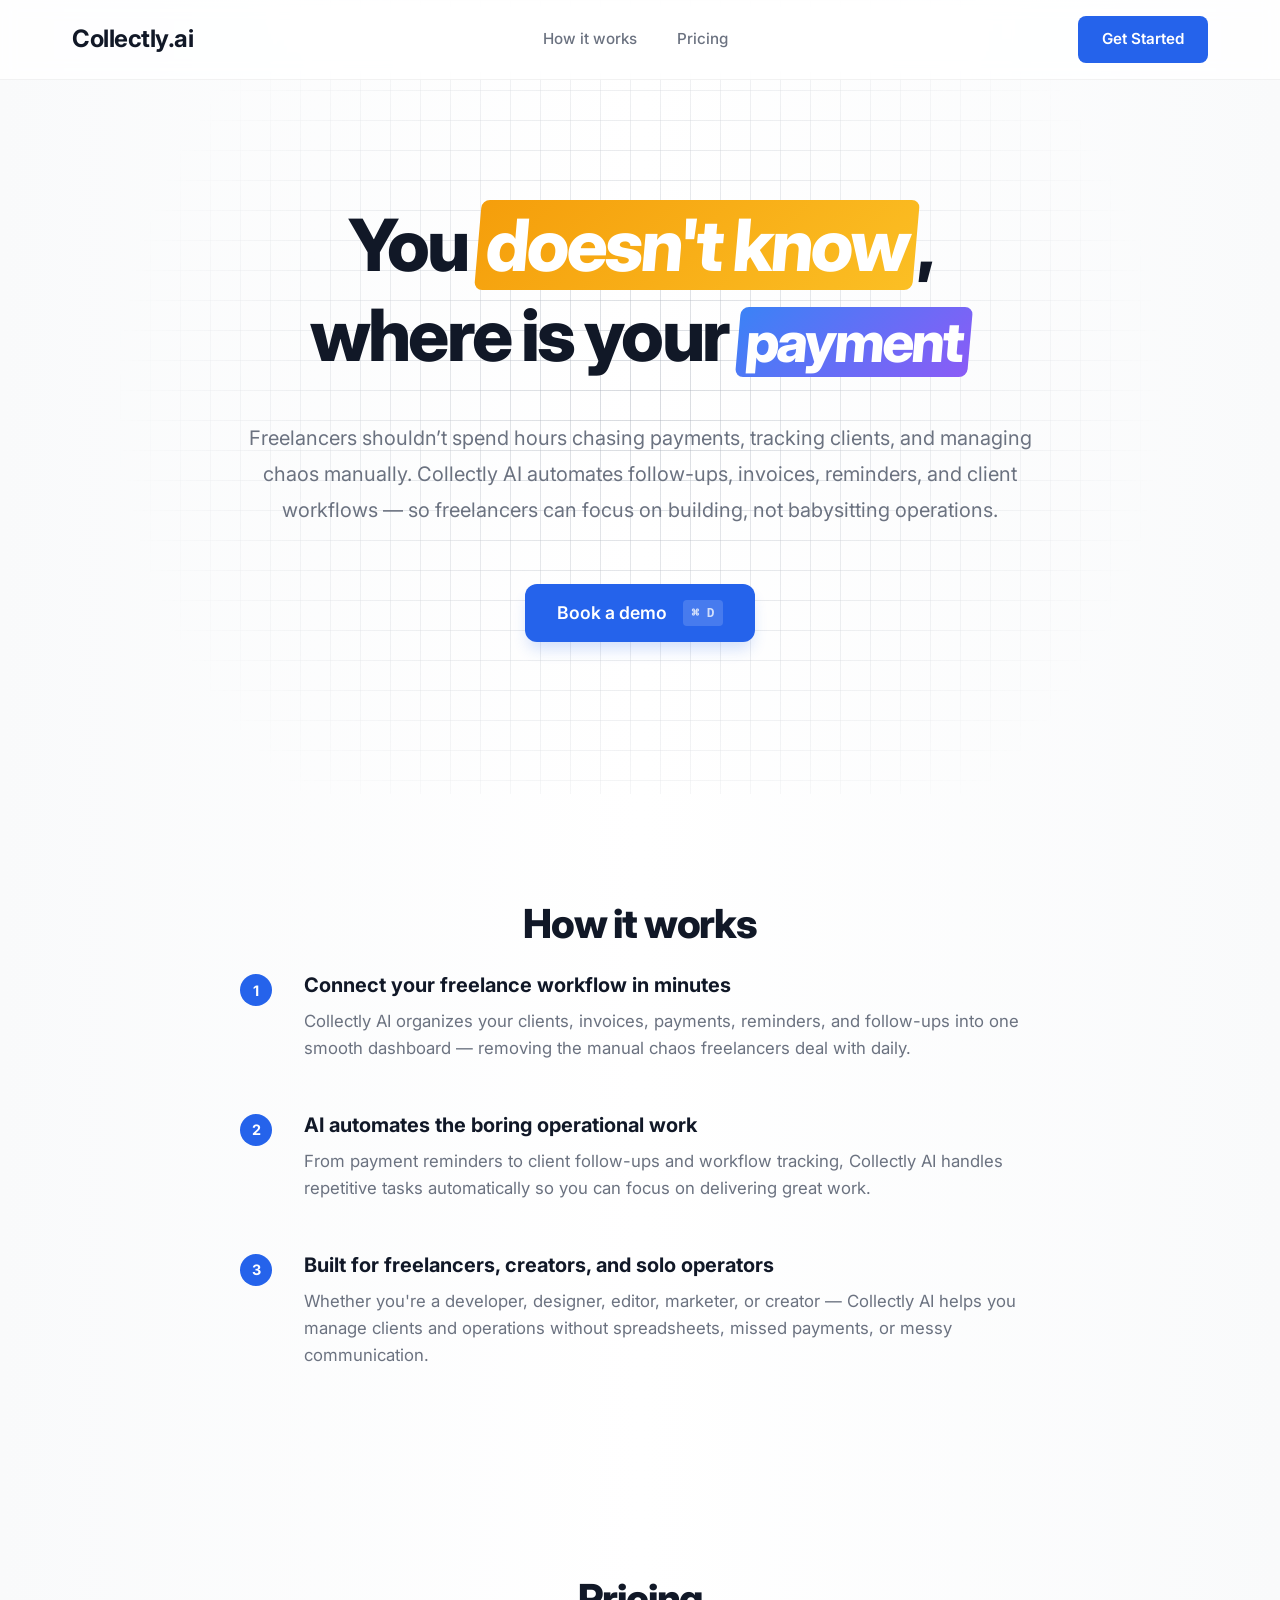
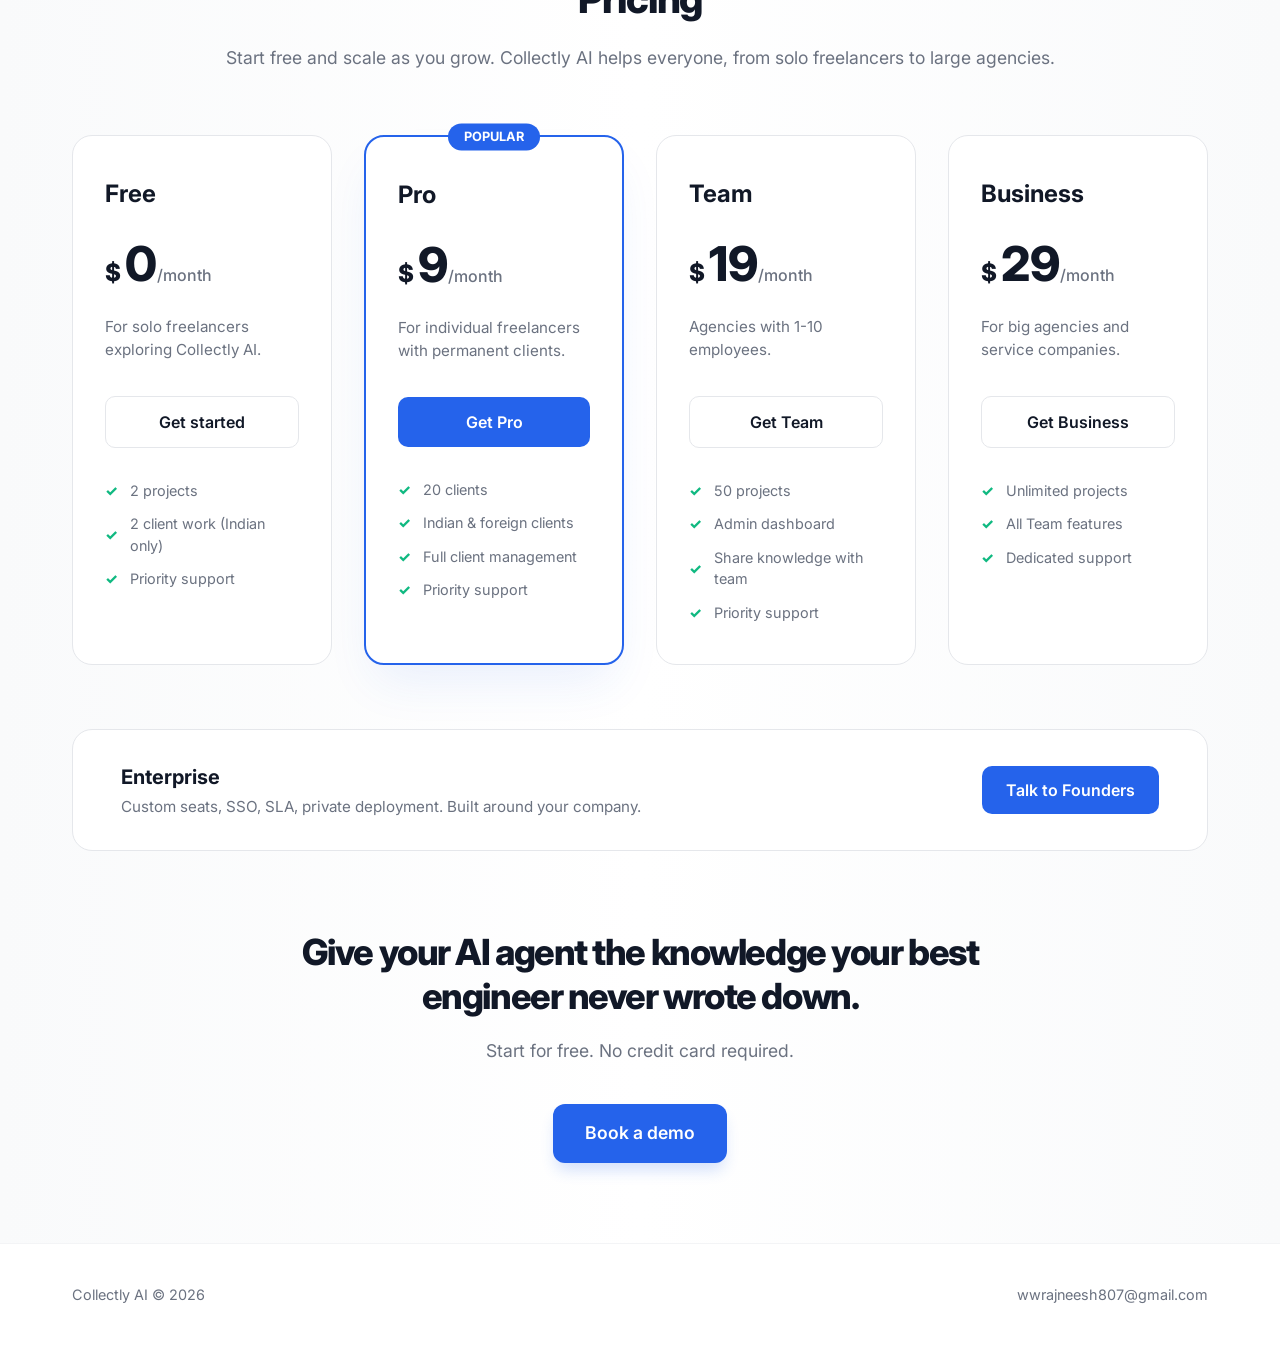
<file: index.html>
<!DOCTYPE html>
<html lang="en">
<head>
    <meta charset="UTF-8">
    <meta name="viewport" content="width=device-width, initial-scale=1.0">
    <title>Collectly.ai - Inject tribal knowledge into your AI agents</title>
    <meta name="description" content="Collectly.ai MCP injects the tribal knowledge of your team: architecture, design decisions, constraints, and more into your AI agents.">
    <link rel="preconnect" href="https://fonts.gstatic.com" crossorigin>
    <link href="https://fonts.googleapis.com/css2?family=Inter:wght@400;500;600;700;800&display=swap" rel="stylesheet">
    <link rel="stylesheet" href="static/style.css">
</head>
<body>
    <header class="header">
        <div class="container nav-container">
            <div class="logo">Collectly.ai</div>
            <nav class="nav">
                <a href="#how-it-works">How it works</a>
                <a href="#pricing">Pricing</a>
            </nav>
            <div class="nav-actions">
                <a href="https://calendly.com/curiousrajneesh2024/30min" class="btn-primary" target="_blank">Get Started</a>
            </div>
        </div>
    </header>

    <main>
        <section class="hero">
            <div class="grid-background"></div>
            <div class="container hero-container">
                <h1 class="hero-title">
                    You <span class="highlight orange">doesn't know</span>,<br>
                    where is your <span class="highlight purple small-highlight">payment</span>
                </h1>
                <p class="hero-subtitle">
                    Freelancers shouldn’t spend hours chasing payments, tracking clients, and managing chaos manually.
                    Collectly AI automates follow-ups, invoices, reminders, and client workflows — so freelancers can focus on building, not babysitting operations.
                </p>
                

                <div class="hero-cta">
                    <a href="https://calendly.com/curiousrajneesh2024/30min" class="btn-cta-primary" target="_blank">
                        Book a demo <span class="shortcut">⌘ D</span>
                    </a>
                </div>

            </div>
        </section>
        <section id="how-it-works" class="how-it-works">
            <div class="container">
                <h2 class="section-title">How it works</h2>
                <div class="steps">
                    <div class="step">
                        <div class="step-number">1</div>
                        <div class="step-content">
                            <h3 class="step-title">Connect your freelance workflow in minutes</h3>
                            <p class="step-text">Collectly AI organizes your clients, invoices, payments, reminders, and follow-ups into one smooth dashboard — removing the manual chaos freelancers deal with daily.</p>
                        </div>
                    </div>
                    <div class="step">
                        <div class="step-number">2</div>
                        <div class="step-content">
                            <h3 class="step-title">AI automates the boring operational work</h3>
                            <p class="step-text">From payment reminders to client follow-ups and workflow tracking, Collectly AI handles repetitive tasks automatically so you can focus on delivering great work.</p>
                        </div>
                    </div>
                    <div class="step">
                        <div class="step-number">3</div>
                        <div class="step-content">
                            <h3 class="step-title">Built for freelancers, creators, and solo operators</h3>
                            <p class="step-text">Whether you're a developer, designer, editor, marketer, or creator — Collectly AI helps you manage clients and operations without spreadsheets, missed payments, or messy communication.</p>
                        </div>
                    </div>
                </div>
            </div>
        </section>
        <section id="pricing" class="pricing">
            <div class="container">
                <div class="pricing-header">
                    <h2 class="section-title">Pricing</h2>
                    <p class="section-subtitle">Start free and scale as you grow. Collectly AI helps everyone, from solo freelancers to large agencies.</p>
                </div>
                
                <div class="pricing-grid">
                    <!-- Free -->
                    <div class="pricing-card">
                        <h3 class="tier-name">Free</h3>
                        <div class="price">
                            <span class="currency">$</span>0<span class="period">/month</span>
                        </div>
                        <p class="tier-desc">For solo freelancers exploring Collectly AI.</p>
                        <a href="https://calendly.com/curiousrajneesh2024/30min" class="btn-tier-secondary" target="_blank">Get started</a>
                        <ul class="features">
                            <li class="feature">2 projects</li>
                            <li class="feature">2 client work (Indian only)</li>
                            <li class="feature">Priority support</li>
                        </ul>
                    </div>

                    <!-- Pro -->
                    <div class="pricing-card popular">
                        <div class="popular-badge">Popular</div>
                        <h3 class="tier-name">Pro</h3>
                        <div class="price">
                            <span class="currency">$</span>9<span class="period">/month</span>
                        </div>
                        <p class="tier-desc">For individual freelancers with permanent clients.</p>
                        <a href="https://calendly.com/curiousrajneesh2024/30min" class="btn-tier-primary" target="_blank">Get Pro</a>
                        <ul class="features">
                            <li class="feature">20 clients</li>
                            <li class="feature">Indian & foreign clients</li>
                            <li class="feature">Full client management</li>
                            <li class="feature">Priority support</li>
                        </ul>
                    </div>

                    <!-- Team -->
                    <div class="pricing-card">
                        <h3 class="tier-name">Team</h3>
                        <div class="price">
                            <span class="currency">$</span>19<span class="period">/month</span>
                        </div>
                        <p class="tier-desc">Agencies with 1-10 employees.</p>
                        <a href="https://calendly.com/curiousrajneesh2024/30min" class="btn-tier-secondary" target="_blank">Get Team</a>
                        <ul class="features">
                            <li class="feature">50 projects</li>
                            <li class="feature">Admin dashboard</li>
                            <li class="feature">Share knowledge with team</li>
                            <li class="feature">Priority support</li>
                        </ul>
                    </div>

                    <!-- Business -->
                    <div class="pricing-card">
                        <h3 class="tier-name">Business</h3>
                        <div class="price">
                            <span class="currency">$</span>29<span class="period">/month</span>
                        </div>
                        <p class="tier-desc">For big agencies and service companies.</p>
                        <a href="https://calendly.com/curiousrajneesh2024/30min" class="btn-tier-secondary" target="_blank">Get Business</a>
                        <ul class="features">
                            <li class="feature">Unlimited projects</li>
                            <li class="feature">All Team features</li>
                            <li class="feature">Dedicated support</li>
                        </ul>
                    </div>
                </div>

                <div class="enterprise-footer">
                    <div class="enterprise-text">
                        <h4>Enterprise</h4>
                        <p>Custom seats, SSO, SLA, private deployment. Built around your company.</p>
                    </div>
                    <a href="https://calendly.com/curiousrajneesh2024/30min" class="btn-enterprise" target="_blank">Talk to Founders</a>
                </div>
            </div>
        </section>
        <section class="final-cta">
            <div class="container">
                <h2 class="final-cta-title">Give your AI agent the knowledge your best engineer never wrote down.</h2>
                <p class="final-cta-subtitle">Start for free. No credit card required.</p>
                <div class="final-cta-actions">
                    <a href="https://calendly.com/curiousrajneesh2024/30min" class="btn-cta-primary" target="_blank">Book a demo</a>
                </div>
            </div>
        </section>

        <footer class="footer">
            <div class="container footer-container">
                <div class="footer-copy">Collectly AI © 2026</div>
                <div class="footer-links">
                    <a href="mailto:wwrajneesh807@gmail.com">wwrajneesh807@gmail.com</a>
                </div>
            </div>
        </footer>
    </main>

    <script src="static/script.js"></script>
</body>
</html>
</file>
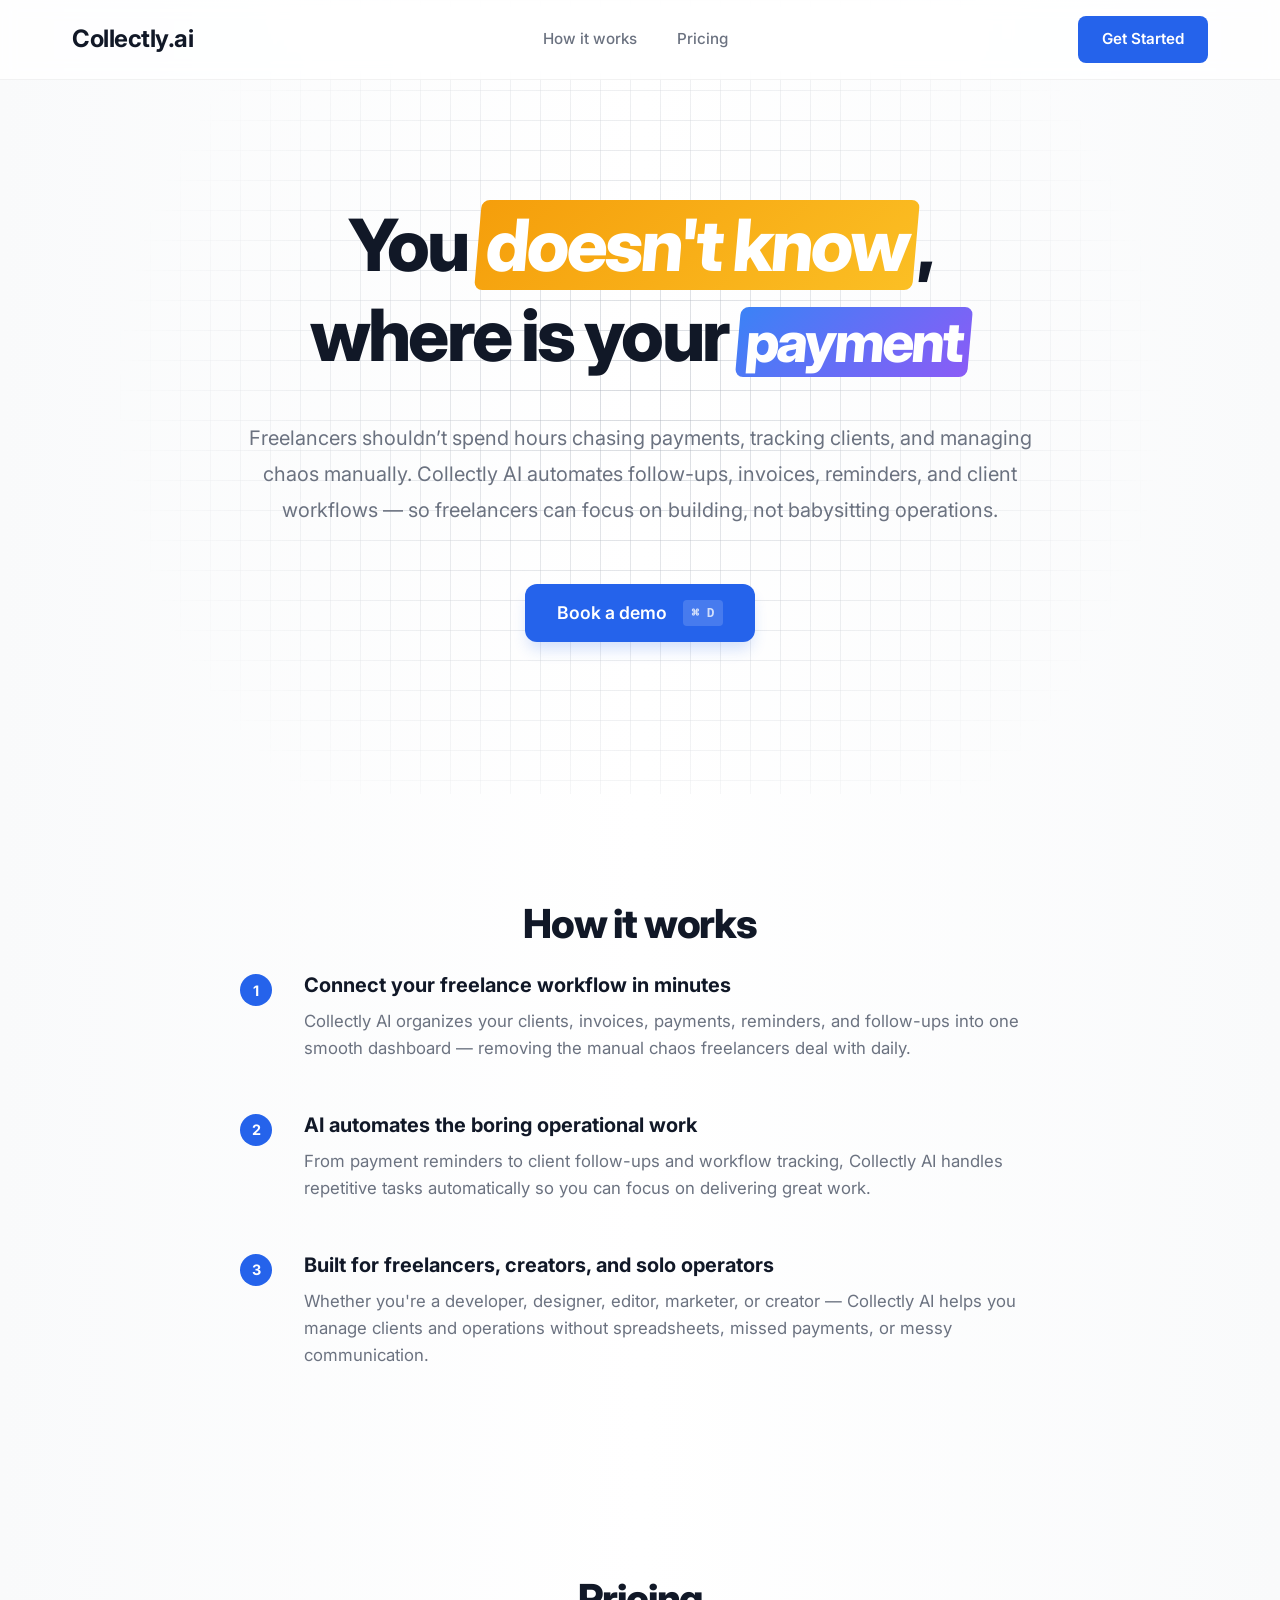
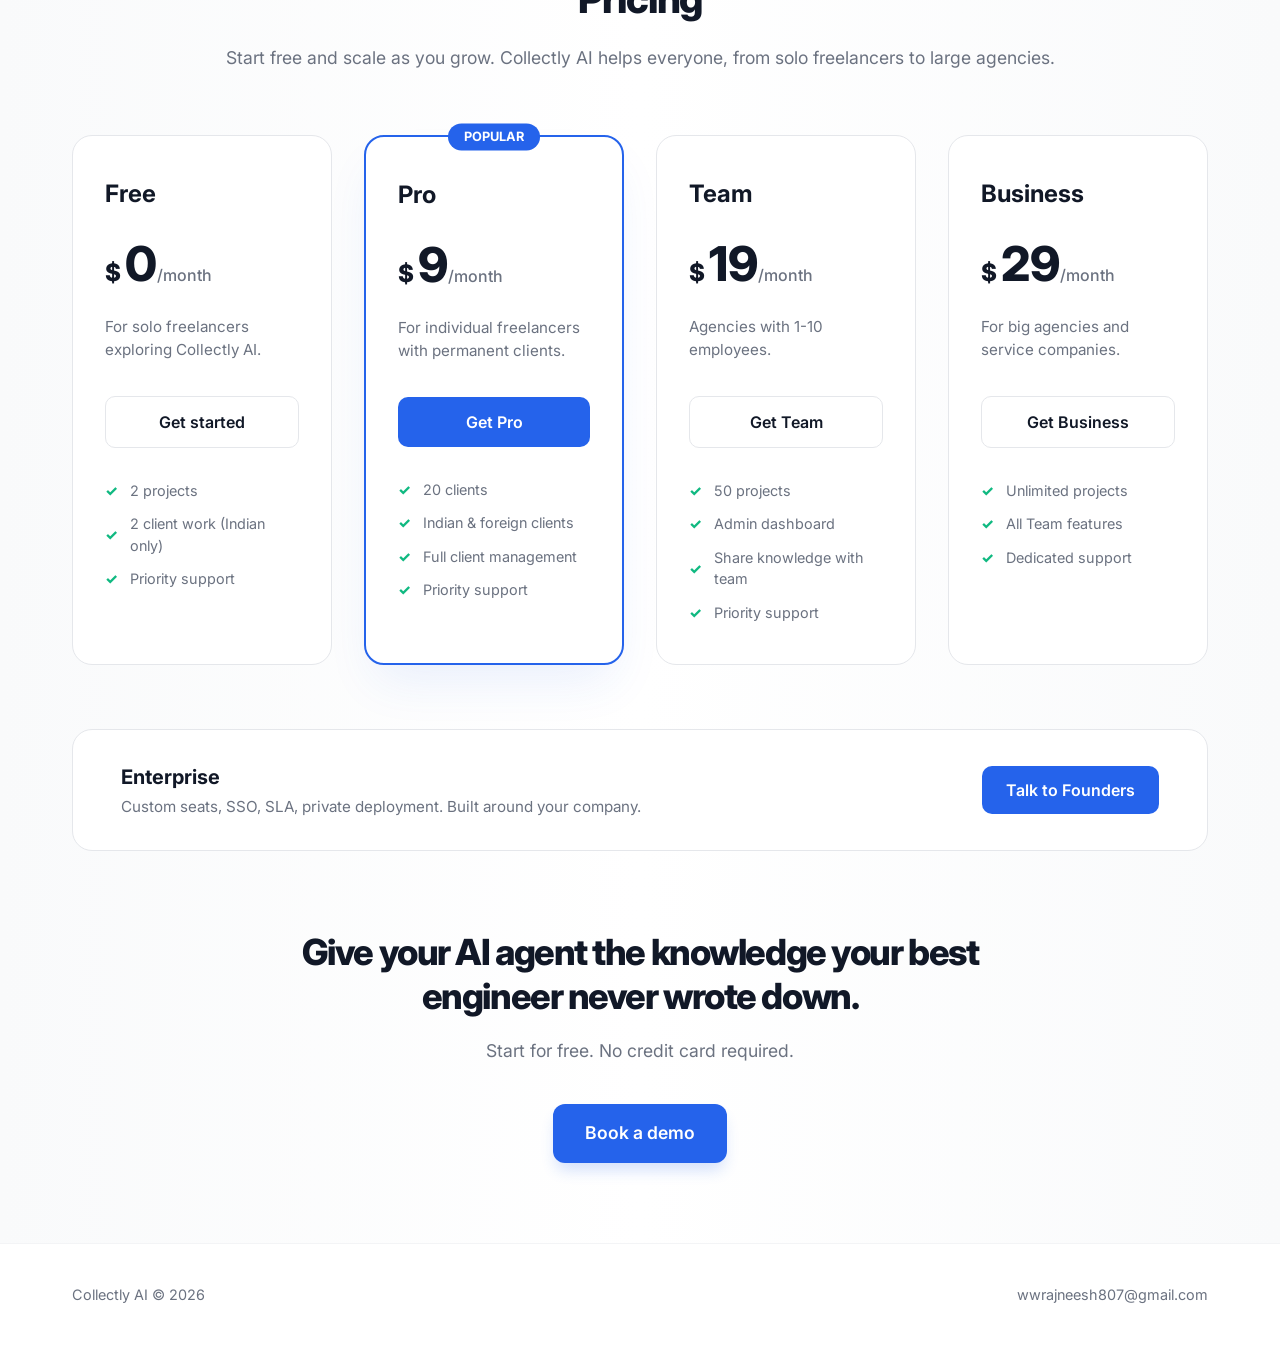
<file: templates/index.html>
<!DOCTYPE html>
<html lang="en">
<head>
    <meta charset="UTF-8">
    <meta name="viewport" content="width=device-width, initial-scale=1.0">
    <title>Collectly.ai - Inject tribal knowledge into your AI agents</title>
    <meta name="description" content="Collectly.ai MCP injects the tribal knowledge of your team: architecture, design decisions, constraints, and more into your AI agents.">
    <link rel="preconnect" href="https://fonts.gstatic.com" crossorigin>
    <link href="https://fonts.googleapis.com/css2?family=Inter:wght@400;500;600;700;800&display=swap" rel="stylesheet">
    <link rel="stylesheet" href="/static/style.css">
</head>
<body>
    <header class="header">
        <div class="container nav-container">
            <div class="logo">Collectly.ai</div>
            <nav class="nav">
                <a href="#how-it-works">How it works</a>
                <a href="#pricing">Pricing</a>
            </nav>
            <div class="nav-actions">
                <a href="https://calendly.com/curiousrajneesh2024/30min" class="btn-primary" target="_blank">Get Started</a>
            </div>
        </div>
    </header>

    <main>
        <section class="hero">
            <div class="grid-background"></div>
            <div class="container hero-container">
                <h1 class="hero-title">
                    You <span class="highlight orange">doesn't know</span>,<br>
                    where is your <span class="highlight purple small-highlight">payment</span>
                </h1>
                <p class="hero-subtitle">
                    Freelancers shouldn’t spend hours chasing payments, tracking clients, and managing chaos manually.
                    Collectly AI automates follow-ups, invoices, reminders, and client workflows — so freelancers can focus on building, not babysitting operations.
                </p>
                

                <div class="hero-cta">
                    <a href="https://calendly.com/curiousrajneesh2024/30min" class="btn-cta-primary" target="_blank">
                        Book a demo <span class="shortcut">⌘ D</span>
                    </a>
                </div>

            </div>
        </section>
        <section id="how-it-works" class="how-it-works">
            <div class="container">
                <h2 class="section-title">How it works</h2>
                <div class="steps">
                    <div class="step">
                        <div class="step-number">1</div>
                        <div class="step-content">
                            <h3 class="step-title">Connect your freelance workflow in minutes</h3>
                            <p class="step-text">Collectly AI organizes your clients, invoices, payments, reminders, and follow-ups into one smooth dashboard — removing the manual chaos freelancers deal with daily.</p>
                        </div>
                    </div>
                    <div class="step">
                        <div class="step-number">2</div>
                        <div class="step-content">
                            <h3 class="step-title">AI automates the boring operational work</h3>
                            <p class="step-text">From payment reminders to client follow-ups and workflow tracking, Collectly AI handles repetitive tasks automatically so you can focus on delivering great work.</p>
                        </div>
                    </div>
                    <div class="step">
                        <div class="step-number">3</div>
                        <div class="step-content">
                            <h3 class="step-title">Built for freelancers, creators, and solo operators</h3>
                            <p class="step-text">Whether you're a developer, designer, editor, marketer, or creator — Collectly AI helps you manage clients and operations without spreadsheets, missed payments, or messy communication.</p>
                        </div>
                    </div>
                </div>
            </div>
        </section>
        <section id="pricing" class="pricing">
            <div class="container">
                <div class="pricing-header">
                    <h2 class="section-title">Pricing</h2>
                    <p class="section-subtitle">Start free and scale as you grow. Collectly AI helps everyone, from solo freelancers to large agencies.</p>
                </div>
                
                <div class="pricing-grid">
                    <!-- Free -->
                    <div class="pricing-card">
                        <h3 class="tier-name">Free</h3>
                        <div class="price">
                            <span class="currency">$</span>0<span class="period">/month</span>
                        </div>
                        <p class="tier-desc">For solo freelancers exploring Collectly AI.</p>
                        <a href="https://calendly.com/curiousrajneesh2024/30min" class="btn-tier-secondary" target="_blank">Get started</a>
                        <ul class="features">
                            <li class="feature">2 projects</li>
                            <li class="feature">2 client work (Indian only)</li>
                            <li class="feature">Priority support</li>
                        </ul>
                    </div>

                    <!-- Pro -->
                    <div class="pricing-card popular">
                        <div class="popular-badge">Popular</div>
                        <h3 class="tier-name">Pro</h3>
                        <div class="price">
                            <span class="currency">$</span>9<span class="period">/month</span>
                        </div>
                        <p class="tier-desc">For individual freelancers with permanent clients.</p>
                        <a href="https://calendly.com/curiousrajneesh2024/30min" class="btn-tier-primary" target="_blank">Get Pro</a>
                        <ul class="features">
                            <li class="feature">20 clients</li>
                            <li class="feature">Indian & foreign clients</li>
                            <li class="feature">Full client management</li>
                            <li class="feature">Priority support</li>
                        </ul>
                    </div>

                    <!-- Team -->
                    <div class="pricing-card">
                        <h3 class="tier-name">Team</h3>
                        <div class="price">
                            <span class="currency">$</span>19<span class="period">/month</span>
                        </div>
                        <p class="tier-desc">Agencies with 1-10 employees.</p>
                        <a href="https://calendly.com/curiousrajneesh2024/30min" class="btn-tier-secondary" target="_blank">Get Team</a>
                        <ul class="features">
                            <li class="feature">50 projects</li>
                            <li class="feature">Admin dashboard</li>
                            <li class="feature">Share knowledge with team</li>
                            <li class="feature">Priority support</li>
                        </ul>
                    </div>

                    <!-- Business -->
                    <div class="pricing-card">
                        <h3 class="tier-name">Business</h3>
                        <div class="price">
                            <span class="currency">$</span>29<span class="period">/month</span>
                        </div>
                        <p class="tier-desc">For big agencies and service companies.</p>
                        <a href="https://calendly.com/curiousrajneesh2024/30min" class="btn-tier-secondary" target="_blank">Get Business</a>
                        <ul class="features">
                            <li class="feature">Unlimited projects</li>
                            <li class="feature">All Team features</li>
                            <li class="feature">Dedicated support</li>
                        </ul>
                    </div>
                </div>

                <div class="enterprise-footer">
                    <div class="enterprise-text">
                        <h4>Enterprise</h4>
                        <p>Custom seats, SSO, SLA, private deployment. Built around your company.</p>
                    </div>
                    <a href="https://calendly.com/curiousrajneesh2024/30min" class="btn-enterprise" target="_blank">Talk to Founders</a>
                </div>
            </div>
        </section>
        <section class="final-cta">
            <div class="container">
                <h2 class="final-cta-title">Give your AI agent the knowledge your best engineer never wrote down.</h2>
                <p class="final-cta-subtitle">Start for free. No credit card required.</p>
                <div class="final-cta-actions">
                    <a href="https://calendly.com/curiousrajneesh2024/30min" class="btn-cta-primary" target="_blank">Book a demo</a>
                </div>
            </div>
        </section>

        <footer class="footer">
            <div class="container footer-container">
                <div class="footer-copy">Collectly AI © 2026</div>
                <div class="footer-links">
                    <a href="mailto:wwrajneesh807@gmail.com">wwrajneesh807@gmail.com</a>
                </div>
            </div>
        </footer>
    </main>

    <script src="/static/script.js"></script>
</body>
</html>
</file>
<file: static/style.css>
:root {
    --primary-blue: #2563eb;
    --text-main: #111827;
    --text-muted: #6b7280;
    --bg-white: #ffffff;
    --grid-color: rgba(156, 163, 175, 0.4);
    --orange-gradient: linear-gradient(135deg, #f59e0b 0%, #fbbf24 100%);
    --purple-gradient: linear-gradient(135deg, #3b82f6 0%, #8b5cf6 100%);
    --font-inter: 'Inter', -apple-system, BlinkMacSystemFont, sans-serif;
}

* {
    margin: 0;
    padding: 0;
    box-sizing: border-box;
}

body {
    font-family: var(--font-inter);
    color: var(--text-main);
    /* Symmetric gradient: Right to Left feel with light center */
    background: linear-gradient(to right, #f9fafb 0%, #ffffff 50%, #f9fafb 100%);
    line-height: 1.5;
    -webkit-font-smoothing: antialiased;
    min-height: 100vh;
}

.container {
    max-width: 1200px;
    margin: 0 auto;
    padding: 0 2rem;
}

/* Header & Nav */
.header {
    height: 80px;
    display: flex;
    align-items: center;
    position: fixed;
    top: 0;
    left: 0;
    right: 0;
    background: rgba(255, 255, 255, 0.8);
    backdrop-filter: blur(8px);
    z-index: 1000;
    border-bottom: 1px solid rgba(0, 0, 0, 0.05); /* Even less visible navbar line */
}

.nav-container {
    width: 100%;
    display: flex;
    justify-content: space-between;
    align-items: center;
}

.logo {
    font-size: 1.5rem;
    font-weight: 700;
    letter-spacing: -0.02em;
}

.nav {
    display: flex;
    gap: 2.5rem;
}

.nav a {
    text-decoration: none;
    color: var(--text-muted);
    font-weight: 500;
    font-size: 0.95rem;
    transition: color 0.2s;
}

.nav a:hover {
    color: var(--text-main);
}

.nav-actions {
    display: flex;
    align-items: center;
    gap: 1.5rem;
}

.btn-primary {
    text-decoration: none;
    background: var(--primary-blue);
    color: white;
    padding: 0.75rem 1.5rem;
    border-radius: 8px;
    font-weight: 600;
    font-size: 0.95rem;
    transition: transform 0.2s, background 0.2s;
}

.btn-primary:hover {
    background: #1d4ed8;
    transform: translateY(-1px);
}

/* Hero Section */
.hero {
    position: relative;
    padding-top: 200px;
    padding-bottom: 120px;
    overflow: hidden;
}

.grid-background {
    position: absolute;
    top: 0;
    left: 0;
    right: 0;
    bottom: 0;
    background-image: 
        linear-gradient(var(--grid-color) 1px, transparent 1px),
        linear-gradient(90deg, var(--grid-color) 1px, transparent 1px);
    background-size: 30px 30px;
    z-index: -1;
    mask-image: radial-gradient(circle at center, black, transparent 70%);
}

.hero-container {
    text-align: center;
    display: flex;
    flex-direction: column;
    align-items: center;
}

.hero-title {
    font-size: 4.5rem;
    font-weight: 800;
    line-height: 1.25;
    letter-spacing: -0.04em;
    margin-bottom: 2.5rem;
}

.highlight {
    display: inline-block;
    padding: 0 0.5rem;
    border-radius: 8px;
    color: white;
    transform: skewX(-5deg);
}

.highlight.orange {
    background: var(--orange-gradient);
}

.highlight.purple {
    background: var(--purple-gradient);
}

.small-highlight {
    font-size: 3.5rem;
    vertical-align: middle;
}

.hero-subtitle {
    font-size: 1.25rem;
    color: var(--text-muted);
    max-width: 800px;
    margin-bottom: 3.5rem;
    line-height: 1.8;
}

/* CTA Section & Form */
.hero-cta {
    display: flex;
    gap: 1.5rem;
    margin-bottom: 2rem;
    align-items: center;
}

.btn-cta-primary {
    background: var(--primary-blue);
    color: white;
    text-decoration: none;
    padding: 1rem 2rem;
    border-radius: 12px;
    font-weight: 600;
    font-size: 1.1rem;
    display: flex;
    align-items: center;
    gap: 1rem;
    cursor: pointer;
    transition: transform 0.2s, background 0.2s, box-shadow 0.2s;
    box-shadow: 0 10px 15px -3px rgba(37, 99, 235, 0.2);
}

.btn-cta-primary:hover {
    background: #1d4ed8;
    transform: translateY(-2px);
    box-shadow: 0 20px 25px -5px rgba(37, 99, 235, 0.1);
}

.shortcut {
    font-size: 0.8rem;
    background: rgba(255, 255, 255, 0.2);
    padding: 0.2rem 0.5rem;
    border-radius: 4px;
    font-family: monospace;
    opacity: 0.8;
}

/* How it works section */
.how-it-works {
    padding: 100px 0;
    background: transparent;
}

.section-title {
    font-size: 2.5rem;
    font-weight: 800;
    text-align: center;
    margin-bottom: 1rem;
    letter-spacing: -0.03em;
}

.section-subtitle {
    font-size: 1.1rem;
    color: var(--text-muted);
    text-align: center;
    margin-bottom: 4rem;
}

.steps {
    display: flex;
    flex-direction: column;
    gap: 3rem;
    max-width: 800px;
    margin: 0 auto;
}

.step {
    display: flex;
    gap: 2rem;
    align-items: flex-start;
}

.step-number {
    flex-shrink: 0;
    width: 32px;
    height: 32px;
    background: var(--primary-blue);
    color: white;
    border-radius: 50%;
    display: flex;
    align-items: center;
    justify-content: center;
    font-weight: 700;
    font-size: 0.9rem;
    margin-top: 0.25rem;
}

.step-content {
    display: flex;
    flex-direction: column;
    gap: 0.5rem;
}

.step-title {
    font-size: 1.25rem;
    font-weight: 700;
    color: var(--text-main);
}

.step-text {
    font-size: 1.05rem;
    color: var(--text-muted);
    line-height: 1.6;
}

/* Pricing Section */
.pricing {
    padding: 100px 0 40px;
    background: transparent;
}

.pricing-grid {
    display: grid;
    grid-template-columns: repeat(auto-fit, minmax(260px, 1fr));
    gap: 2rem;
    margin-bottom: 4rem;
}

.pricing-card {
    background: white;
    border-radius: 20px;
    padding: 2.5rem 2rem;
    border: 1px solid #e5e7eb;
    display: flex;
    flex-direction: column;
    position: relative;
    transition: transform 0.3s, box-shadow 0.3s;
}

.pricing-card:hover {
    transform: translateY(-5px);
    box-shadow: 0 20px 25px -5px rgba(0, 0, 0, 0.05);
}

.pricing-card.popular {
    border: 2px solid var(--primary-blue);
    box-shadow: 0 25px 50px -12px rgba(37, 99, 235, 0.1);
}

.popular-badge {
    position: absolute;
    top: 0;
    left: 50%;
    transform: translate(-50%, -50%);
    background: var(--primary-blue);
    color: white;
    padding: 0.25rem 1rem;
    border-radius: 99px;
    font-size: 0.8rem;
    font-weight: 700;
    text-transform: uppercase;
}

.tier-name {
    font-size: 1.5rem;
    font-weight: 700;
    margin-bottom: 1rem;
}

.price {
    font-size: 3rem;
    font-weight: 800;
    margin-bottom: 1rem;
    display: flex;
    align-items: baseline;
}

.currency {
    font-size: 1.5rem;
    margin-right: 0.25rem;
}

.period {
    font-size: 1rem;
    color: var(--text-muted);
    font-weight: 500;
}

.tier-desc {
    color: var(--text-muted);
    font-size: 0.95rem;
    margin-bottom: 2rem;
    min-height: 3rem;
}

.btn-tier-primary {
    display: block;
    text-align: center;
    background: var(--primary-blue);
    color: white;
    text-decoration: none;
    padding: 0.8rem;
    border-radius: 10px;
    font-weight: 600;
    margin-bottom: 2rem;
    transition: background 0.2s;
}

.btn-tier-secondary {
    display: block;
    text-align: center;
    background: white;
    color: var(--text-main);
    text-decoration: none;
    padding: 0.8rem;
    border-radius: 10px;
    font-weight: 600;
    margin-bottom: 2rem;
    border: 1px solid #e5e7eb;
    transition: border-color 0.2s;
}

.btn-tier-primary:hover { background: #1d4ed8; }
.btn-tier-secondary:hover { border-color: #d1d5db; }

.features {
    list-style: none;
    display: flex;
    flex-direction: column;
    gap: 0.75rem;
}

.feature {
    font-size: 0.9rem;
    color: var(--text-muted);
    display: flex;
    align-items: center;
    gap: 0.75rem;
}

.feature::before {
    content: "✓";
    color: #10b981;
    font-weight: 800;
}

/* Enterprise Footer */
.enterprise-footer {
    background: white;
    border-radius: 20px;
    padding: 2rem 3rem;
    border: 1px solid #e5e7eb;
    display: flex;
    justify-content: space-between;
    align-items: center;
    gap: 2rem;
}

.enterprise-text h4 {
    font-size: 1.25rem;
    font-weight: 700;
    margin-bottom: 0.25rem;
}

.enterprise-text p {
    color: var(--text-muted);
    font-size: 0.95rem;
}

.btn-enterprise {
    background: var(--primary-blue);
    color: white;
    text-decoration: none;
    padding: 0.75rem 1.5rem;
    border-radius: 10px;
    font-weight: 600;
    white-space: nowrap;
}

/* Final CTA Section */
.final-cta {
    padding: 40px 0 80px;
    text-align: center;
    background: transparent;
}

.final-cta-title {
    font-size: 2.25rem;
    font-weight: 800;
    max-width: 700px;
    margin: 0 auto 1.25rem;
    line-height: 1.2;
    letter-spacing: -0.04em;
}

.final-cta-subtitle {
    font-size: 1.1rem;
    color: var(--text-muted);
    margin-bottom: 2.5rem;
}

.final-cta-actions {
    display: flex;
    justify-content: center;
}

/* Footer */
.footer {
    padding: 40px 0;
    border-top: 1px solid #f3f4f6;
    background: white;
}

.footer-container {
    display: flex;
    justify-content: space-between;
    align-items: center;
    color: var(--text-muted);
    font-size: 0.9rem;
}

.footer-links a {
    color: var(--text-muted);
    text-decoration: none;
    transition: color 0.2s;
}

.footer-links a:hover {
    color: var(--text-main);
}

@media (max-width: 1024px) {
    .hero-title { font-size: 3.5rem; }
    .final-cta-title { font-size: 2.5rem; }
}

@media (max-width: 768px) {
    .hero-title { font-size: 2.5rem; line-height: 1.3; }
    .small-highlight { font-size: 2rem; }
    .nav { display: none; }
    .hero-cta { flex-direction: column; width: 100%; gap: 1rem; }
    .btn-cta-primary { justify-content: center; width: 100%; }
    .step { flex-direction: column; gap: 1rem; }
    .enterprise-footer { flex-direction: column; text-align: center; padding: 2rem; }
    .footer-container { flex-direction: column; gap: 1rem; text-align: center; }
    .final-cta-title { font-size: 1.8rem; padding: 0 1rem; }
    .pricing-grid { grid-template-columns: 1fr; }
}
</file>
